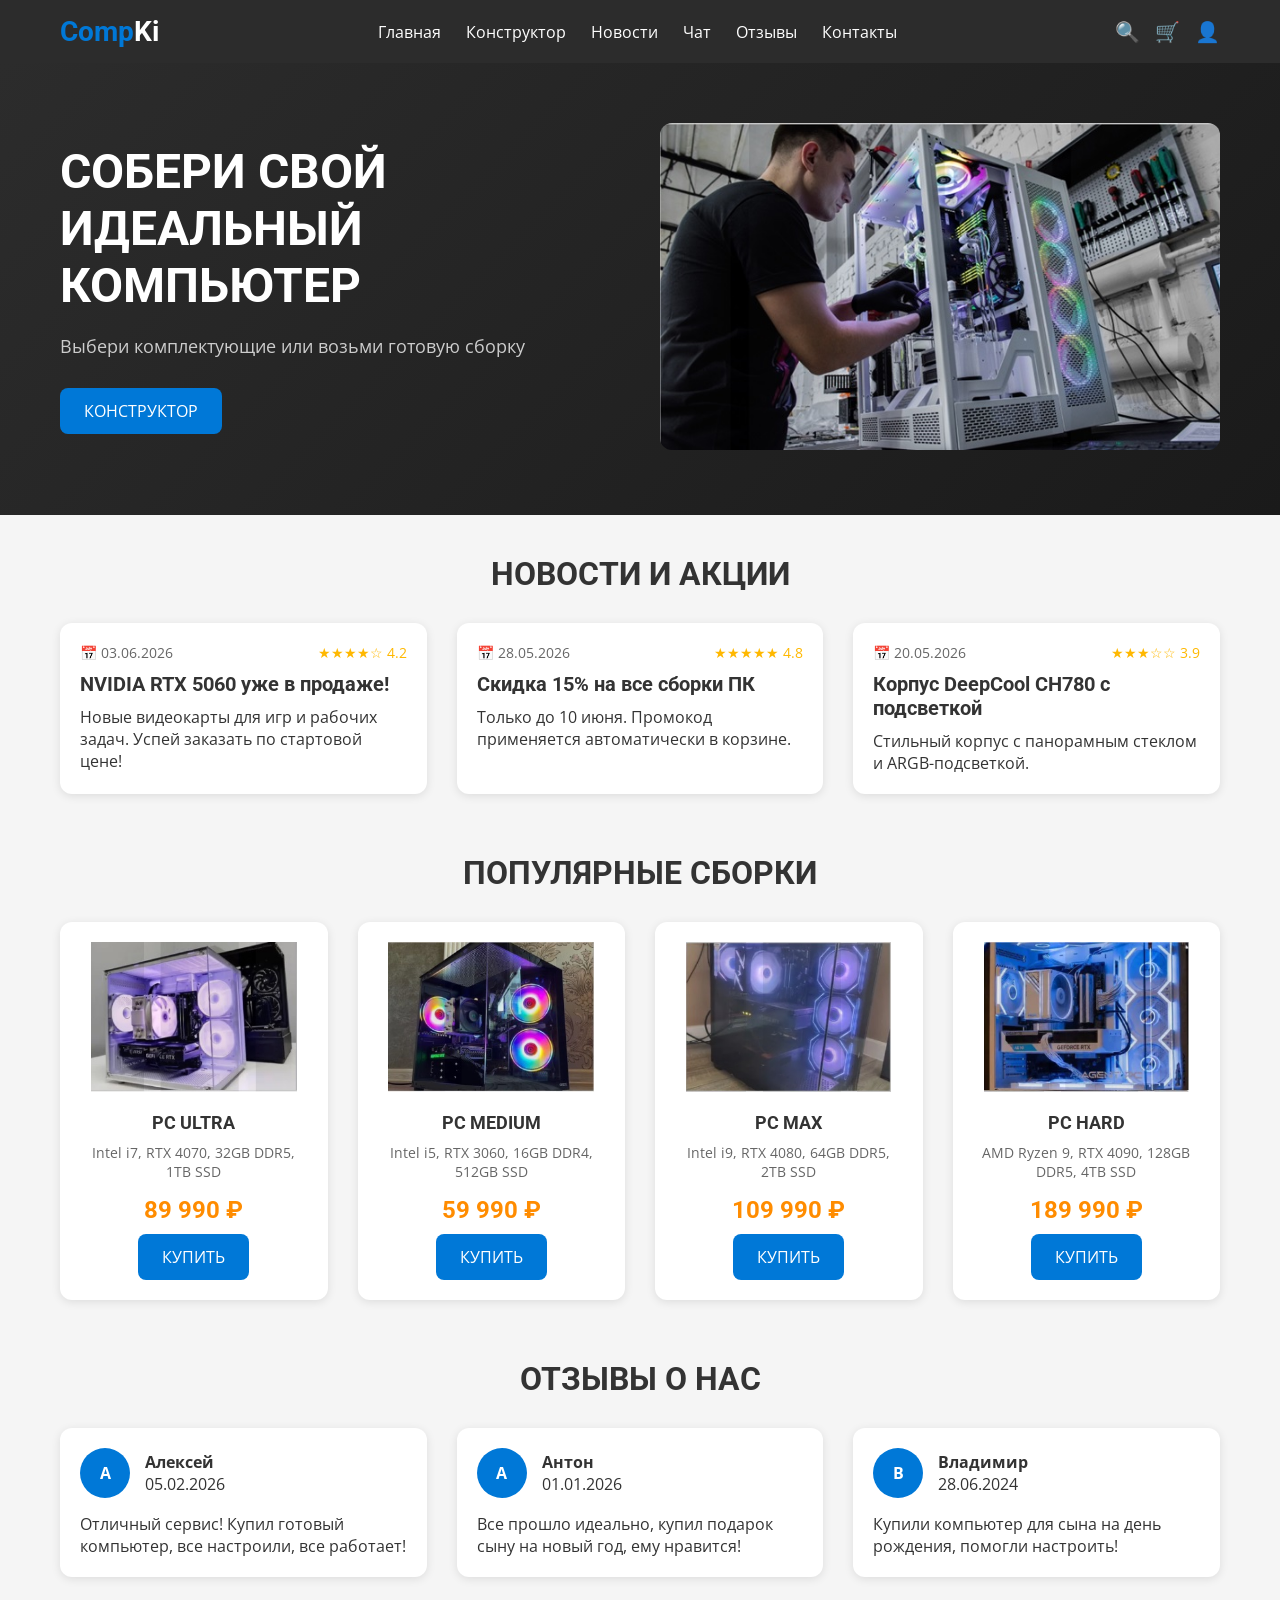
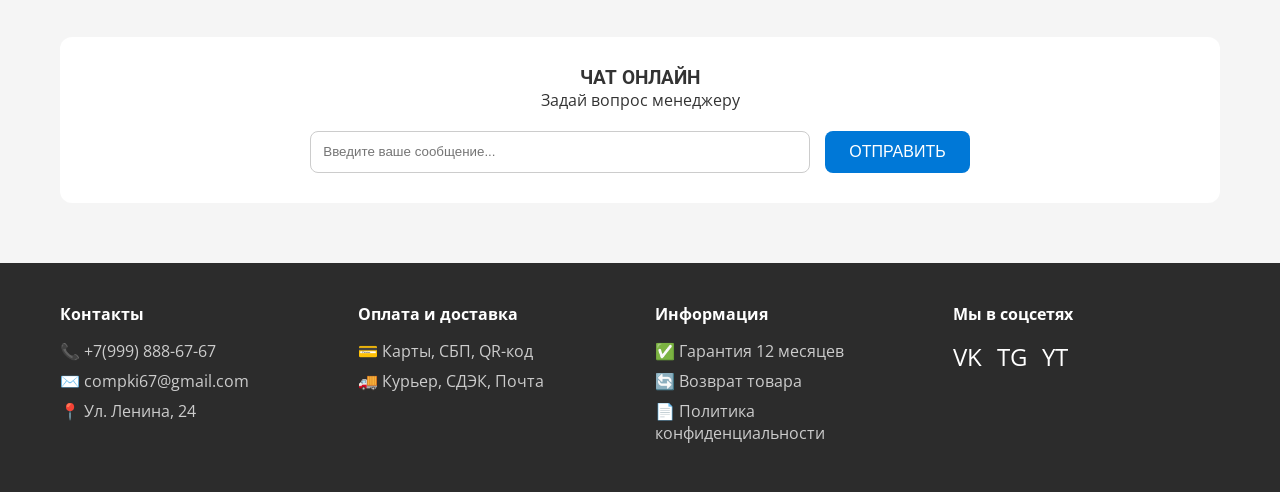
<file: index.html>
<!DOCTYPE html>
<html lang="ru">
<head>
    <meta charset="UTF-8">
    <meta name="viewport" content="width=device-width, initial-scale=1.0">
    <title>CompKi - Интернет-магазин компьютеров</title>
    <link href="https://fonts.googleapis.com/css2?family=Open+Sans:wght@400;600&family=Roboto:wght@400;700&display=swap" rel="stylesheet">
    <link rel="stylesheet" href="styles.css">
</head>
<body>
    <header>
        <div class="container">
            <div class="header-inner">
                <a href="index.html" class="logo">Comp<span>Ki</span></a>
                <nav>
                    <ul>
                        <li><a href="index.html">Главная</a></li>
                        <li><a href="constructor.html">Конструктор</a></li>
                        <li><a href="#news">Новости</a></li>
                        <li><a href="#chat">Чат</a></li>
                        <li><a href="#reviews">Отзывы</a></li>
                        <li><a href="#footer">Контакты</a></li>
                    </ul>
                </nav>
                <div class="header-icons">
                    <a href="#">🔍</a>
                    <a href="checkout.html">🛒</a>
                    <a href="#">👤</a>
                </div>
            </div>
        </div>
    </header>

    <main>
        <!-- БАННЕР -->
        <section class="banner">
            <div class="container">
                <div class="banner-content">
                    <div class="banner-text">
                        <h1>СОБЕРИ СВОЙ ИДЕАЛЬНЫЙ КОМПЬЮТЕР</h1>
                        <p>Выбери комплектующие или возьми готовую сборку</p>
                        <a href="constructor.html" class="btn">КОНСТРУКТОР</a>
                    </div>
                    <div class="banner-image">
                        <img src="gaming-pc.jpg" alt="Игровой компьютер">
                    </div>
                </div>
            </div>
        </section>

        <div class="container">
            <!-- НОВОСТИ -->
            <h2 class="section-title" id="news">НОВОСТИ И АКЦИИ</h2>
            <div class="news-grid">
                <div class="news-card">
                    <div class="news-date">
                        <span>📅 03.06.2026</span>
                        <span class="rating">★★★★☆ 4.2</span>
                    </div>
                    <h3>NVIDIA RTX 5060 уже в продаже!</h3>
                    <p>Новые видеокарты для игр и рабочих задач. Успей заказать по стартовой цене!</p>
                </div>
                <div class="news-card">
                    <div class="news-date">
                        <span>📅 28.05.2026</span>
                        <span class="rating">★★★★★ 4.8</span>
                    </div>
                    <h3>Скидка 15% на все сборки ПК</h3>
                    <p>Только до 10 июня. Промокод применяется автоматически в корзине.</p>
                </div>
                <div class="news-card">
                    <div class="news-date">
                        <span>📅 20.05.2026</span>
                        <span class="rating">★★★☆☆ 3.9</span>
                    </div>
                    <h3>Корпус DeepCool CH780 с подсветкой</h3>
                    <p>Стильный корпус с панорамным стеклом и ARGB-подсветкой.</p>
                </div>
            </div>

            <!-- ПОПУЛЯРНЫЕ ТОВАРЫ -->
            <h2 class="section-title">ПОПУЛЯРНЫЕ СБОРКИ</h2>
            <div class="products-grid">
                <div class="product-card">
                    <img src="pc-ultra.jpg" alt="PC Ultra">
                    <h3>PC ULTRA</h3>
                    <div class="specs">Intel i7, RTX 4070, 32GB DDR5, 1TB SSD</div>
                    <div class="price">89 990 ₽</div>
                    <a href="checkout.html" class="btn">КУПИТЬ</a>
                </div>
                <div class="product-card">
                    <img src="pc-medium.jpg" alt="PC Medium">
                    <h3>PC MEDIUM</h3>
                    <div class="specs">Intel i5, RTX 3060, 16GB DDR4, 512GB SSD</div>
                    <div class="price">59 990 ₽</div>
                    <a href="checkout.html" class="btn">КУПИТЬ</a>
                </div>
                <div class="product-card">
                    <img src="pc-max.jpg" alt="PC Max">
                    <h3>PC MAX</h3>
                    <div class="specs">Intel i9, RTX 4080, 64GB DDR5, 2TB SSD</div>
                    <div class="price">109 990 ₽</div>
                    <a href="checkout.html" class="btn">КУПИТЬ</a>
                </div>
                <div class="product-card">
                    <img src="pc-hard.jpg" alt="PC Hard">
                    <h3>PC HARD</h3>
                    <div class="specs">AMD Ryzen 9, RTX 4090, 128GB DDR5, 4TB SSD</div>
                    <div class="price">189 990 ₽</div>
                    <a href="checkout.html" class="btn">КУПИТЬ</a>
                </div>
            </div>

            <!-- ОТЗЫВЫ -->
            <h2 class="section-title" id="reviews">ОТЗЫВЫ О НАС</h2>
            <div class="reviews-grid">
                <div class="review-card">
                    <div class="review-author">
                        <div class="avatar">А</div>
                        <div><strong>Алексей</strong><br>05.02.2026</div>
                    </div>
                    <p>Отличный сервис! Купил готовый компьютер, все настроили, все работает!</p>
                </div>
                <div class="review-card">
                    <div class="review-author">
                        <div class="avatar">А</div>
                        <div><strong>Антон</strong><br>01.01.2026</div>
                    </div>
                    <p>Все прошло идеально, купил подарок сыну на новый год, ему нравится!</p>
                </div>
                <div class="review-card">
                    <div class="review-author">
                        <div class="avatar">В</div>
                        <div><strong>Владимир</strong><br>28.06.2024</div>
                    </div>
                    <p>Купили компьютер для сына на день рождения, помогли настроить!</p>
                </div>
            </div>

            <!-- ЧАТ -->
            <div class="chat-block" id="chat">
                <h3>ЧАТ ОНЛАЙН</h3>
                <p>Задай вопрос менеджеру</p>
                <div class="chat-input">
                    <input type="text" placeholder="Введите ваше сообщение...">
                    <button class="btn">ОТПРАВИТЬ</button>
                </div>
            </div>
        </div>
    </main>

    <footer id="footer">
        <div class="container">
            <div class="footer-grid">
                <div>
                    <h4>Контакты</h4>
                    <p>📞 +7(999) 888-67-67</p>
                    <p>✉️ compki67@gmail.com</p>
                    <p>📍 Ул. Ленина, 24</p>
                </div>
                <div>
                    <h4>Оплата и доставка</h4>
                    <p>💳 Карты, СБП, QR-код</p>
                    <p>🚚 Курьер, СДЭК, Почта</p>
                </div>
                <div>
                    <h4>Информация</h4>
                    <p>✅ Гарантия 12 месяцев</p>
                    <p>🔄 Возврат товара</p>
                    <p>📄 Политика конфиденциальности</p>
                </div>
                <div>
                    <h4>Мы в соцсетях</h4>
                    <div class="social-links">
                        <a href="#">VK</a>
                        <a href="#">TG</a>
                        <a href="#">YT</a>
                    </div>
                </div>
            </div>
        </div>
    </footer>

    <script src="script.js"></script>
</body>
</html>
</file>
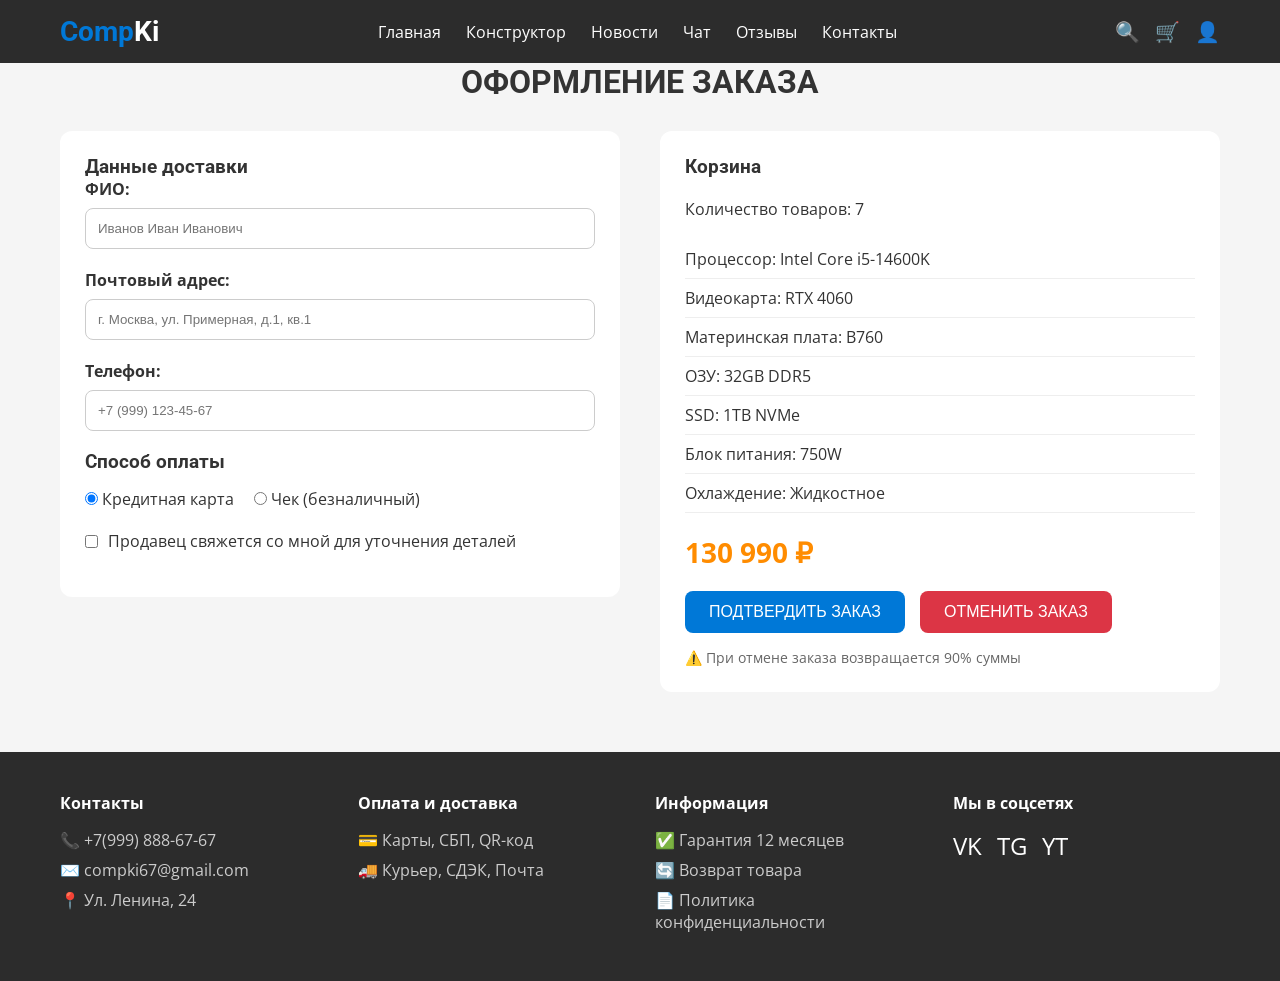
<file: checkout.html>
<!DOCTYPE html>
<html lang="ru">
<head>
    <meta charset="UTF-8">
    <meta name="viewport" content="width=device-width, initial-scale=1.0">
    <title>Оформление заказа - CompKi</title>
    <link href="https://fonts.googleapis.com/css2?family=Open+Sans:wght@400;600&family=Roboto:wght@400;700&display=swap" rel="stylesheet">
    <link rel="stylesheet" href="styles.css">
</head>
<body>
    <header>
        <div class="container">
            <div class="header-inner">
                <a href="index.html" class="logo">Comp<span>Ki</span></a>
                <nav>
                    <ul>
                        <li><a href="index.html">Главная</a></li>
                        <li><a href="constructor.html">Конструктор</a></li>
                        <li><a href="index.html#news">Новости</a></li>
                        <li><a href="index.html#chat">Чат</a></li>
                        <li><a href="index.html#reviews">Отзывы</a></li>
                        <li><a href="index.html#footer">Контакты</a></li>
                    </ul>
                </nav>
                <div class="header-icons">
                    <a href="#">🔍</a>
                    <a href="checkout.html">🛒</a>
                    <a href="#">👤</a>
                </div>
            </div>
        </div>
    </header>

    <main>
        <div class="container">
            <h1 class="section-title">ОФОРМЛЕНИЕ ЗАКАЗА</h1>
            
            <div class="constructor-layout">
                <div>
                    <div class="components-list">
                        <h3>Данные доставки</h3>
                        
                        <div class="form-group">
                            <label>ФИО:</label>
                            <input type="text" id="fio" placeholder="Иванов Иван Иванович">
                        </div>
                        
                        <div class="form-group">
                            <label>Почтовый адрес:</label>
                            <input type="text" id="address" placeholder="г. Москва, ул. Примерная, д.1, кв.1">
                        </div>
                        
                        <div class="form-group">
                            <label>Телефон:</label>
                            <input type="tel" id="phone" placeholder="+7 (999) 123-45-67">
                        </div>
                        
                        <h3>Способ оплаты</h3>
                        <div class="radio-group">
                            <label>
                                <input type="radio" name="payment" value="card" checked> Кредитная карта
                            </label>
                            <label>
                                <input type="radio" name="payment" value="check"> Чек (безналичный)
                            </label>
                        </div>
                        
                        <div class="checkbox">
                            <input type="checkbox" id="callback">
                            <label for="callback">Продавец свяжется со мной для уточнения деталей</label>
                        </div>
                    </div>
                </div>
                
                <div class="result-panel">
                    <h3>Корзина</h3>
                    <p>Количество товаров: 7</p>
                    <ul class="selected-components">
                        <li>Процессор: Intel Core i5-14600K</li>
                        <li>Видеокарта: RTX 4060</li>
                        <li>Материнская плата: B760</li>
                        <li>ОЗУ: 32GB DDR5</li>
                        <li>SSD: 1TB NVMe</li>
                        <li>Блок питания: 750W</li>
                        <li>Охлаждение: Жидкостное</li>
                    </ul>
                    
                    <div class="total-price" id="total-price">130 990 ₽</div>
                    
                    <div class="actions">
                        <button class="btn" id="confirm-order">ПОДТВЕРДИТЬ ЗАКАЗ</button>
                        <button class="btn btn-danger" id="cancel-order">ОТМЕНИТЬ ЗАКАЗ</button>
                    </div>
                    <p style="margin-top: 15px; font-size: 14px; color: #666;">⚠️ При отмене заказа возвращается 90% суммы</p>
                </div>
            </div>
        </div>
    </main>

    <footer id="footer">
        <div class="container">
            <div class="footer-grid">
                <div>
                    <h4>Контакты</h4>
                    <p>📞 +7(999) 888-67-67</p>
                    <p>✉️ compki67@gmail.com</p>
                    <p>📍 Ул. Ленина, 24</p>
                </div>
                <div>
                    <h4>Оплата и доставка</h4>
                    <p>💳 Карты, СБП, QR-код</p>
                    <p>🚚 Курьер, СДЭК, Почта</p>
                </div>
                <div>
                    <h4>Информация</h4>
                    <p>✅ Гарантия 12 месяцев</p>
                    <p>🔄 Возврат товара</p>
                    <p>📄 Политика конфиденциальности</p>
                </div>
                <div>
                    <h4>Мы в соцсетях</h4>
                    <div class="social-links">
                        <a href="#">VK</a>
                        <a href="#">TG</a>
                        <a href="#">YT</a>
                    </div>
                </div>
            </div>
        </div>
    </footer>

    <script src="script.js"></script>
</body>
</html>
</file>
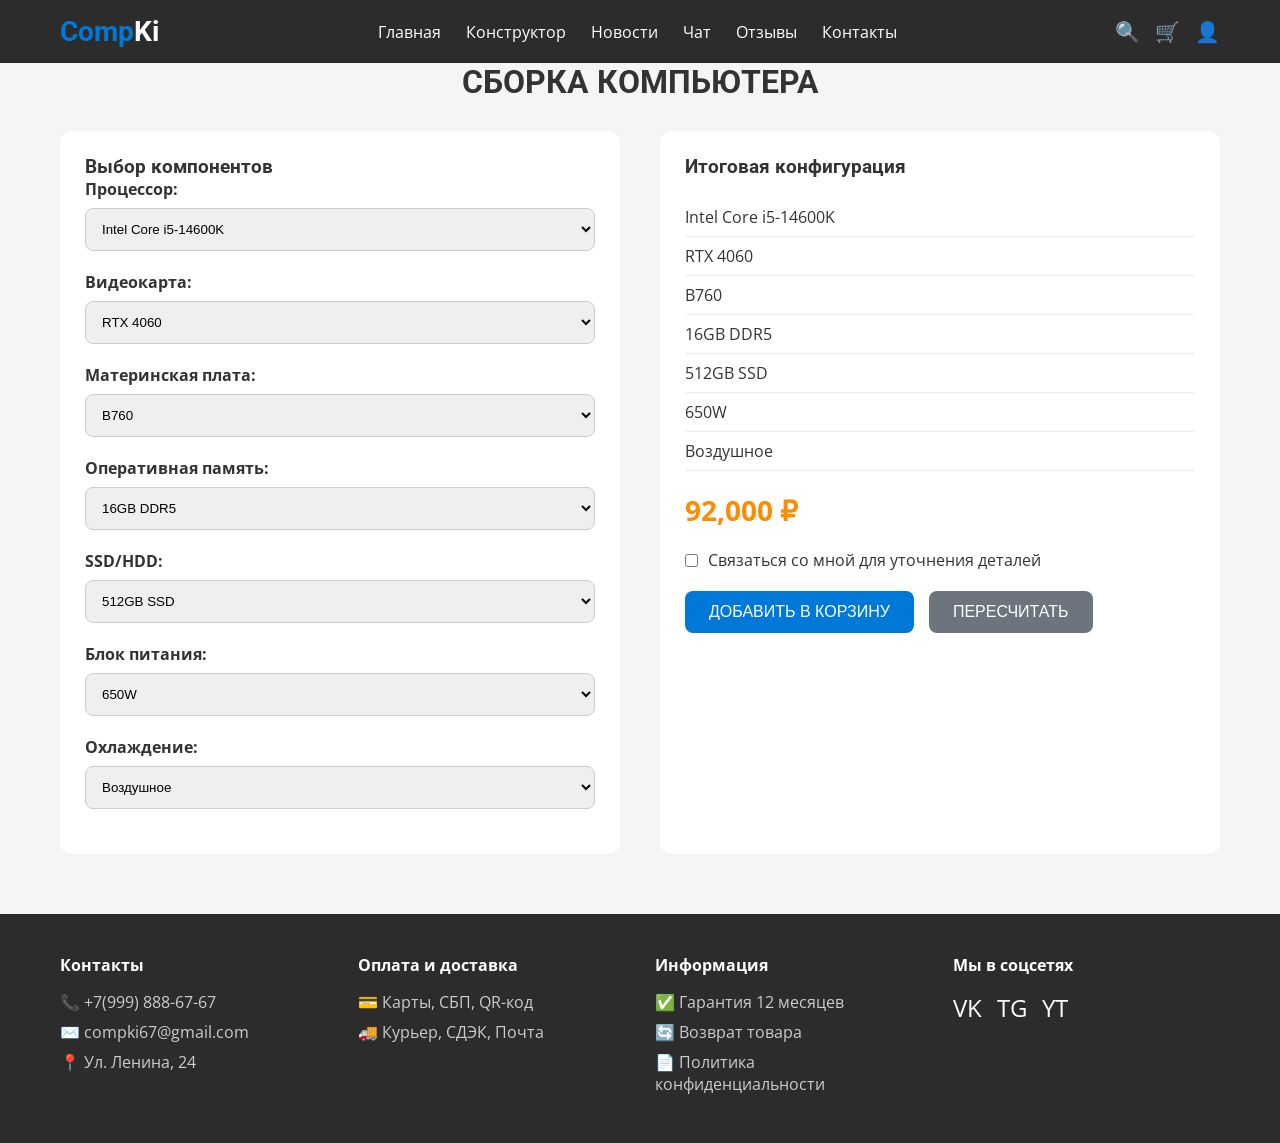
<file: constructor.html>
<!DOCTYPE html>
<html lang="ru">
<head>
    <meta charset="UTF-8">
    <meta name="viewport" content="width=device-width, initial-scale=1.0">
    <title>Конструктор ПК - CompKi</title>
    <link href="https://fonts.googleapis.com/css2?family=Open+Sans:wght@400;600&family=Roboto:wght@400;700&display=swap" rel="stylesheet">
    <link rel="stylesheet" href="styles.css">
</head>
<body>
    <header>
        <div class="container">
            <div class="header-inner">
                <a href="index.html" class="logo">Comp<span>Ki</span></a>
                <nav>
                    <ul>
                        <li><a href="index.html">Главная</a></li>
                        <li><a href="constructor.html">Конструктор</a></li>
                        <li><a href="index.html#news">Новости</a></li>
                        <li><a href="index.html#chat">Чат</a></li>
                        <li><a href="index.html#reviews">Отзывы</a></li>
                        <li><a href="index.html#footer">Контакты</a></li>
                    </ul>
                </nav>
                <div class="header-icons">
                    <a href="#">🔍</a>
                    <a href="checkout.html">🛒</a>
                    <a href="#">👤</a>
                </div>
            </div>
        </div>
    </header>

    <main>
        <div class="container">
            <h1 class="section-title">СБОРКА КОМПЬЮТЕРА</h1>
            
            <div class="constructor-layout">
                <!-- Левая часть - выбор компонентов -->
                <div class="components-list">
                    <h3>Выбор компонентов</h3>
                    
                    <div class="component-item">
                        <label>Процессор:</label>
                        <select id="processor">
                            <option value="Intel Core i5-14600K">Intel Core i5-14600K</option>
                            <option value="Intel Core i7-14700K">Intel Core i7-14700K</option>
                            <option value="AMD Ryzen 7 7800X3D">AMD Ryzen 7 7800X3D</option>
                        </select>
                    </div>
                    
                    <div class="component-item">
                        <label>Видеокарта:</label>
                        <select id="gpu">
                            <option value="RTX 4060">RTX 4060</option>
                            <option value="RTX 4070">RTX 4070</option>
                            <option value="RTX 4080">RTX 4080</option>
                        </select>
                    </div>
                    
                    <div class="component-item">
                        <label>Материнская плата:</label>
                        <select id="motherboard">
                            <option value="B760">B760</option>
                            <option value="Z790">Z790</option>
                            <option value="B650">B650</option>
                        </select>
                    </div>
                    
                    <div class="component-item">
                        <label>Оперативная память:</label>
                        <select id="ram">
                            <option value="16GB DDR5">16GB DDR5</option>
                            <option value="32GB DDR5">32GB DDR5</option>
                            <option value="64GB DDR5">64GB DDR5</option>
                        </select>
                    </div>
                    
                    <div class="component-item">
                        <label>SSD/HDD:</label>
                        <select id="storage">
                            <option value="512GB SSD">512GB SSD</option>
                            <option value="1TB SSD">1TB SSD</option>
                            <option value="2TB SSD">2TB SSD</option>
                        </select>
                    </div>
                    
                    <div class="component-item">
                        <label>Блок питания:</label>
                        <select id="psu">
                            <option value="650W">650W</option>
                            <option value="750W">750W</option>
                            <option value="850W">850W</option>
                        </select>
                    </div>
                    
                    <div class="component-item">
                        <label>Охлаждение:</label>
                        <select id="cooling">
                            <option value="Воздушное">Воздушное</option>
                            <option value="Жидкостное">Жидкостное</option>
                            <option value="Башенное">Башенное</option>
                        </select>
                    </div>
                </div>
                
                <!-- Правая часть - итоговая конфигурация -->
                <div class="result-panel">
                    <h3>Итоговая конфигурация</h3>
                    
                    <ul class="selected-components" id="selected-components-list">
                        <li>Выберите компоненты</li>
                    </ul>
                    
                    <div class="total-price" id="total-price-display">0 ₽</div>
                    
                    <div class="checkbox">
                        <input type="checkbox" id="contact-me">
                        <label for="contact-me">Связаться со мной для уточнения деталей</label>
                    </div>
                    
                    <div class="actions">
                        <button class="btn" id="add-to-cart">ДОБАВИТЬ В КОРЗИНУ</button>
                        <button class="btn btn-secondary" id="recalculate" onclick="updateTotal()">ПЕРЕСЧИТАТЬ</button>
                    </div>
                </div>
            </div>
        </div>
    </main>

    <footer id="footer">
        <div class="container">
            <div class="footer-grid">
                <div>
                    <h4>Контакты</h4>
                    <p>📞 +7(999) 888-67-67</p>
                    <p>✉️ compki67@gmail.com</p>
                    <p>📍 Ул. Ленина, 24</p>
                </div>
                <div>
                    <h4>Оплата и доставка</h4>
                    <p>💳 Карты, СБП, QR-код</p>
                    <p>🚚 Курьер, СДЭК, Почта</p>
                </div>
                <div>
                    <h4>Информация</h4>
                    <p>✅ Гарантия 12 месяцев</p>
                    <p>🔄 Возврат товара</p>
                    <p>📄 Политика конфиденциальности</p>
                </div>
                <div>
                    <h4>Мы в соцсетях</h4>
                    <div class="social-links">
                        <a href="#">VK</a>
                        <a href="#">TG</a>
                        <a href="#">YT</a>
                    </div>
                </div>
            </div>
        </div>
    </footer>

    <script src="script.js"></script>
</body>
</html>
</file>
<file: styles.css>
* {
    margin: 0;
    padding: 0;
    box-sizing: border-box;
}

body {
    font-family: 'Open Sans', sans-serif;
    background-color: #F5F5F5;
    color: #333333;
}

h1, h2, h3, .logo, .price {
    font-family: 'Roboto', sans-serif;
}

.container {
    max-width: 1200px;
    margin: 0 auto;
    padding: 0 20px;
}

/* ШАПКА */
header {
    background-color: #2C2C2C;
    padding: 15px 0;
    position: sticky;
    top: 0;
    z-index: 100;
}

.header-inner {
    display: flex;
    justify-content: space-between;
    align-items: center;
    flex-wrap: wrap;
}

.logo {
    font-size: 28px;
    font-weight: bold;
    color: #0078D7;
    text-decoration: none;
}

.logo span {
    color: white;
}

nav ul {
    display: flex;
    list-style: none;
    gap: 25px;
}

nav ul li a {
    color: white;
    text-decoration: none;
    font-size: 16px;
    transition: color 0.3s;
}

nav ul li a:hover {
    color: #0078D7;
}

.header-icons {
    display: flex;
    gap: 15px;
}

.header-icons a {
    color: white;
    text-decoration: none;
    font-size: 20px;
}

/* КНОПКИ */
.btn {
    display: inline-block;
    padding: 12px 24px;
    background-color: #0078D7;
    color: white;
    text-decoration: none;
    border-radius: 8px;
    border: none;
    cursor: pointer;
    font-size: 16px;
    transition: background 0.3s;
}

.btn:hover {
    background-color: #005A9E;
}

.btn-secondary {
    background-color: #6C757D;
}

.btn-secondary:hover {
    background-color: #5a6268;
}

.btn-danger {
    background-color: #dc3545;
}

.btn-danger:hover {
    background-color: #c82333;
}

/* БАННЕР */
.banner {
    background: linear-gradient(135deg, #2C2C2C 0%, #1a1a1a 100%);
    color: white;
    padding: 60px 0;
    margin-bottom: 40px;
}

.banner-content {
    display: flex;
    align-items: center;
    justify-content: space-between;
    gap: 40px;
    flex-wrap: wrap;
}

.banner-text {
    flex: 1;
}

.banner-text h1 {
    font-size: 48px;
    margin-bottom: 20px;
}

.banner-text p {
    font-size: 18px;
    margin-bottom: 30px;
    color: #ccc;
}

.banner-image {
    flex: 1;
    text-align: center;
}

.banner-image img {
    max-width: 100%;
    border-radius: 12px;
}

/* КАРТОЧКИ ТОВАРОВ */
.section-title {
    font-size: 32px;
    margin-bottom: 30px;
    text-align: center;
}

.products-grid {
    display: grid;
    grid-template-columns: repeat(auto-fit, minmax(260px, 1fr));
    gap: 30px;
    margin-bottom: 60px;
}

.product-card {
    background: white;
    border-radius: 12px;
    padding: 20px;
    text-align: center;
    box-shadow: 0 2px 10px rgba(0,0,0,0.1);
    transition: transform 0.3s;
}

.product-card:hover {
    transform: translateY(-5px);
}

.product-card img {
    max-width: 100%;
    height: 150px;
    object-fit: contain;
    margin-bottom: 15px;
}

.product-card h3 {
    font-size: 18px;
    margin-bottom: 10px;
}

.product-card .price {
    font-size: 24px;
    font-weight: bold;
    color: #FF8C00;
    margin: 10px 0;
}

.product-card .specs {
    font-size: 14px;
    color: #666;
    margin-bottom: 15px;
}

/* НОВОСТИ */
.news-grid {
    display: grid;
    grid-template-columns: repeat(auto-fit, minmax(350px, 1fr));
    gap: 30px;
    margin-bottom: 60px;
}

.news-card {
    background: white;
    border-radius: 12px;
    padding: 20px;
    box-shadow: 0 2px 10px rgba(0,0,0,0.1);
}

.news-date {
    font-size: 14px;
    color: #666;
    margin-bottom: 10px;
    display: flex;
    justify-content: space-between;
}

.rating {
    color: #FFB800;
}

.news-card h3 {
    font-size: 20px;
    margin-bottom: 10px;
}

/* ОТЗЫВЫ */
.reviews-grid {
    display: grid;
    grid-template-columns: repeat(auto-fit, minmax(300px, 1fr));
    gap: 30px;
    margin-bottom: 60px;
}

.review-card {
    background: white;
    border-radius: 12px;
    padding: 20px;
    box-shadow: 0 2px 10px rgba(0,0,0,0.1);
}

.review-author {
    display: flex;
    align-items: center;
    gap: 15px;
    margin-bottom: 15px;
}

.avatar {
    width: 50px;
    height: 50px;
    background-color: #0078D7;
    border-radius: 50%;
    display: flex;
    align-items: center;
    justify-content: center;
    color: white;
    font-weight: bold;
}

/* ЧАТ */
.chat-block {
    background: white;
    border-radius: 12px;
    padding: 30px;
    margin-bottom: 60px;
    text-align: center;
}

.chat-input {
    display: flex;
    gap: 15px;
    margin-top: 20px;
    justify-content: center;
    flex-wrap: wrap;
}

.chat-input input {
    flex: 1;
    max-width: 500px;
    padding: 12px;
    border: 1px solid #ccc;
    border-radius: 8px;
}

/* КОНСТРУКТОР */
.constructor-layout {
    display: grid;
    grid-template-columns: 1fr 1fr;
    gap: 40px;
    margin-bottom: 60px;
}

.components-list {
    background: white;
    border-radius: 12px;
    padding: 25px;
}

.component-item {
    margin-bottom: 20px;
}

.component-item label {
    display: block;
    margin-bottom: 8px;
    font-weight: bold;
}

.component-item select {
    width: 100%;
    padding: 12px;
    border: 1px solid #ccc;
    border-radius: 8px;
}

.result-panel {
    background: white;
    border-radius: 12px;
    padding: 25px;
    position: sticky;
    top: 100px;
}

.result-panel h3 {
    margin-bottom: 20px;
}

.selected-components {
    list-style: none;
    margin: 20px 0;
}

.selected-components li {
    padding: 8px 0;
    border-bottom: 1px solid #eee;
}

.total-price {
    font-size: 28px;
    font-weight: bold;
    color: #FF8C00;
    margin: 20px 0;
}

.checkbox {
    margin: 20px 0;
    display: flex;
    align-items: center;
    gap: 10px;
}

/* ФОРМЫ */
.form-group {
    margin-bottom: 20px;
}

.form-group label {
    display: block;
    margin-bottom: 8px;
    font-weight: bold;
}

.form-group input {
    width: 100%;
    padding: 12px;
    border: 1px solid #ccc;
    border-radius: 8px;
}

.radio-group {
    display: flex;
    gap: 20px;
    margin: 15px 0;
}

.actions {
    display: flex;
    gap: 15px;
    flex-wrap: wrap;
    margin-top: 20px;
}

/* СТАТУС ЗАКАЗА */
.status-search {
    background: white;
    border-radius: 12px;
    padding: 30px;
    text-align: center;
    margin-bottom: 30px;
}

.status-search input {
    width: 300px;
    padding: 12px;
    border: 1px solid #ccc;
    border-radius: 8px;
    margin: 20px 0;
}

.status-result {
    background: white;
    border-radius: 12px;
    padding: 30px;
    display: none;
}

.status-result.active {
    display: block;
}

.status-item {
    padding: 10px 0;
    border-bottom: 1px solid #eee;
}

.status-badge {
    display: inline-block;
    padding: 5px 10px;
    border-radius: 20px;
    font-size: 14px;
}

.status-badge.success {
    background: #28a745;
    color: white;
}

.status-badge.pending {
    background: #ffc107;
    color: #333;
}

/* ПОДВАЛ */
footer {
    background-color: #2C2C2C;
    color: #CCCCCC;
    padding: 40px 0;
    margin-top: 60px;
}

.footer-grid {
    display: grid;
    grid-template-columns: repeat(auto-fit, minmax(250px, 1fr));
    gap: 30px;
}

.footer-grid h4 {
    color: white;
    margin-bottom: 15px;
}

.footer-grid p {
    margin: 8px 0;
}

.social-links {
    display: flex;
    gap: 15px;
}

.social-links a {
    color: white;
    text-decoration: none;
    font-size: 24px;
}

/* АДАПТИВ */
@media (max-width: 768px) {
    .header-inner {
        flex-direction: column;
        gap: 15px;
    }
    
    nav ul {
        flex-wrap: wrap;
        justify-content: center;
    }
    
    .banner-text h1 {
        font-size: 32px;
    }
    
    .constructor-layout {
        grid-template-columns: 1fr;
    }
    
    .result-panel {
        position: static;
    }
    
    .news-grid {
        grid-template-columns: 1fr;
    }
}
</file>
